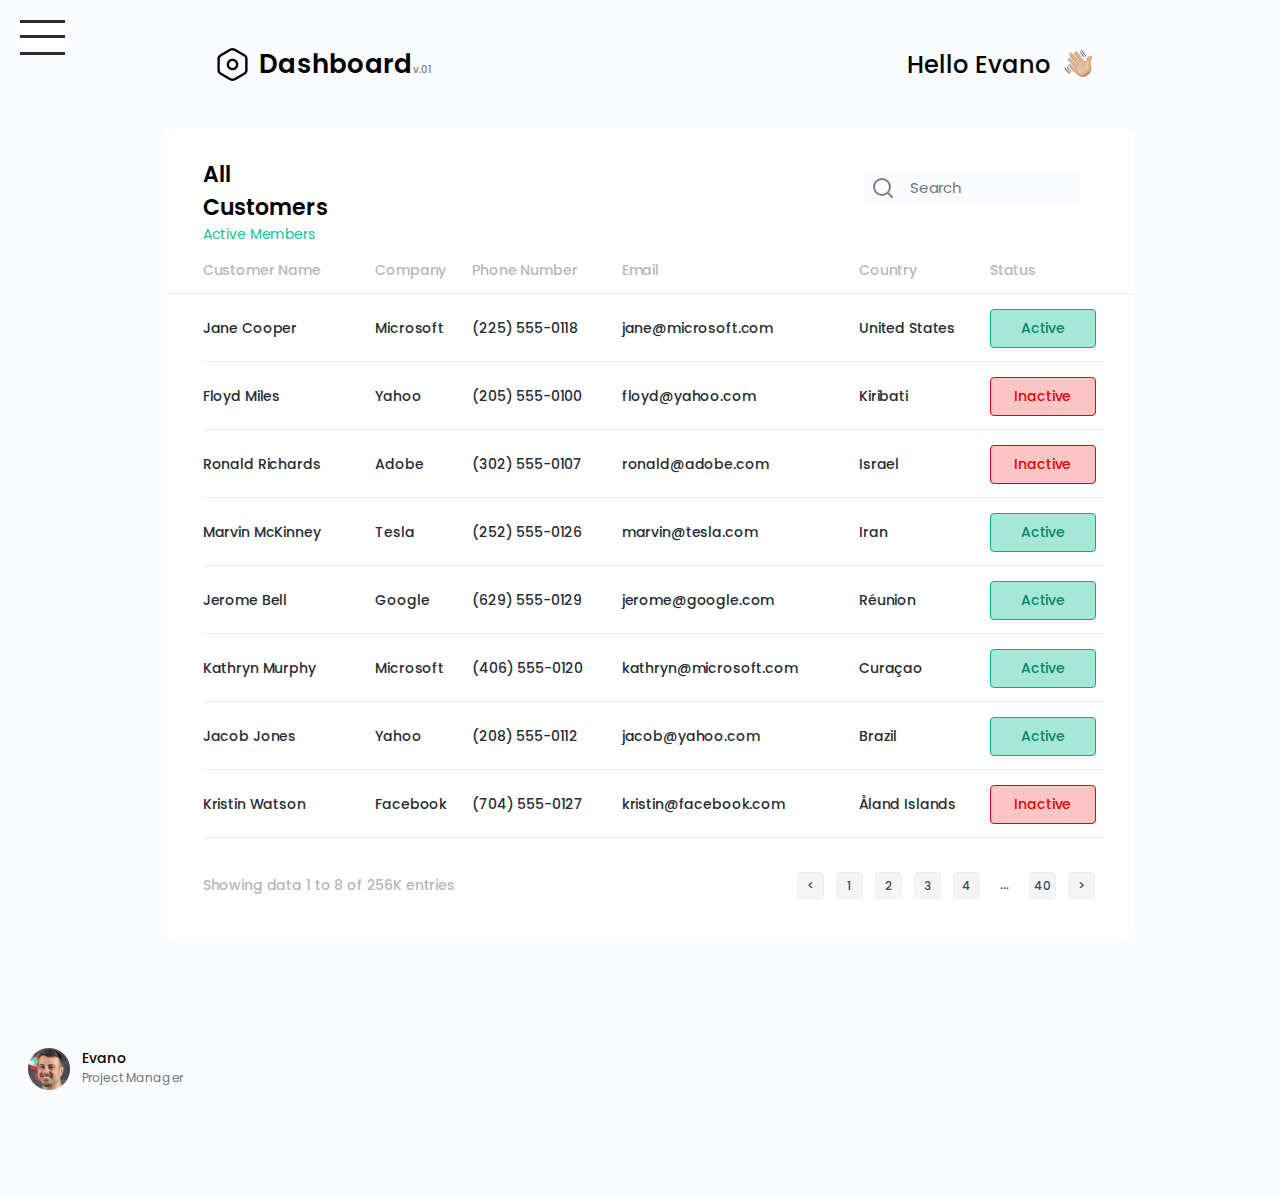
<file: docs/index.html>
<!DOCTYPE html>
<html lang="en">
<head>
   <meta charset="UTF-8">
   <meta http-equiv="X-UA-Compatible" content="IE=edge">
   <meta name="viewport" content="width=device-width, initial-scale=1.0">

   <!-- <link rel=icon href="./assets/img/icons/sprite.svg" sizes="any" type="image/svg+xml"> -->
   <link href="./assets/styles/main-style.min.css" rel="stylesheet" type="text/css">
   <title>CRM-Dashboard-Customers</title>
</head>

<body>


    <div class="conteiner">
        <header class="header">
            <div class="left-column header__left-column">
                <div class="logo">
                    <div class="wrap-img logo__img">
                        <img src="assets/img/setting 1.png" alt="">
                    </div>
                    <h1 class="logo__text">Dashboard</h1>
                    <div class="logo__version">v.01</div>
                </div>
            </div>
            <div class="header__centr-column">
                <div class="hello">
                    <h2>Hello Evano</h2>
                    <img class="wrap-img hello__img" src="assets/img/hello.png" alt="">
                </div>
            </div>
        </header>
        <div class="wrap">
            <aside>
                <nav id="js-nav" class="nav">
                    <ul class="list">
                        <li>
                            <svg class="icon">
                                <use xlink:href="assets/img/icons/sprite.svg#dashboard"></use>
                            </svg>
                            Dashboard
                            <!-- <svg class="chevron-right">
                                <use xlink:href="assets/img/icons/sprite.svg#chevron-right"></use>
                            </svg> -->
                        </li>
                        <li>
                            <svg class="icon">
                                <use xlink:href="assets/img/icons/sprite.svg#product"></use>
                            </svg>
                            Product
                            <svg class="chevron-right">
                                <use xlink:href="assets/img/icons/sprite.svg#chevron-right"></use>
                            </svg>
                        </li>
                        <li>
                            <svg class="icon">
                                <use xlink:href="assets/img/icons/sprite.svg#customers"></use>
                            </svg>
                            Customers
                            <svg class="chevron-right">
                                <use xlink:href="assets/img/icons/sprite.svg#chevron-right"></use>
                            </svg>
                        </li>
                        <li>
                            <svg class="icon">
                                <use xlink:href="assets/img/icons/sprite.svg#income"></use>
                            </svg>
                            Income
                            <svg class="chevron-right">
                                <use xlink:href="assets/img/icons/sprite.svg#chevron-right"></use>
                            </svg>
                        </li>
                        <li>
                            <svg class="icon">
                                <use xlink:href="assets/img/icons/sprite.svg#promote"></use>
                            </svg>
                            Promote
                            <svg class="chevron-right">
                                <use xlink:href="assets/img/icons/sprite.svg#chevron-right"></use>
                            </svg>
                        </li>
                        <li>
                            <svg class="icon">
                                <use xlink:href="assets/img/icons/sprite.svg#help"></use>
                            </svg>
                            Help
                            <svg class="chevron-right">
                                <use xlink:href="assets/img/icons/sprite.svg#chevron-right"></use>
                            </svg>
                        </li>
                    </ul>
                </nav>
                <!-- Hamburger Button -->
                <button id="js-hamburger" class="hamburger" type="button">
                    <span id="js-top-line" class="top-line"></span>
                    <span id="js-center-line" class="center-line"></span>
                    <span id="js-bottom-line" class="bottom-line"></span>
                </button>
                </header>
            </aside>
            <main>
                <section class="main-table">
                    <div class="caption-table">
                        <div class="title">
                            <h2>All Customers</h2>
                            <p>Active Members</p>
                        </div>
                        <search role="search" class="search">
                            <div class="search__icon-wrap">
                                <svg class="search__icon">
                                    <use xlink: href="assets/img/icons/sprite.svg#search"></use>
                                </svg>
                            </div>
                            <form method="get" action="/search">
                                <input type="search" name="search-text" placeholder="Search" />
                            </form>
                        </search>
                    </div>
                    <div class="table">
                        <div class="table__head">
                            <div class="th-cell">Customer Name</div>
                            <div class="th-cell">Company</div>
                            <div class="th-cell">Phone Number</div>
                            <div class="th-cell">Email</div>
                            <div class="th-cell">Country</div>
                            <div class="th-cell">Status</div>
                        </div>
                        <div class="table__body">
                            <div class="table__row">
                                <div class="table__cell">Jane Cooper</div>
                                <div class="table__cell">Microsoft</div>
                                <div class="table__cell">(225) 555-0118</div>
                                <div class="table__cell">jane@microsoft.com</div>
                                <div class="table__cell">United States</div>
                                <div class="table__cell">
                                    <div class="status status-active">active</div>
                                </div>
                            </div>
                            <div class="table__row">
                                <div class="table__cell">Floyd Miles</div>
                                <div class="table__cell">Yahoo</div>
                                <div class="table__cell">(205) 555-0100</div>
                                <div class="table__cell">floyd@yahoo.com</div>
                                <div class="table__cell">Kiribati</div>
                                <div class="table__cell">
                                    <div class="status status-inactive">inactive</div>
                                </div>
                            </div>
                            <div class="table__row">
                                <div class="table__cell">Ronald Richards</div>
                                <div class="table__cell">Adobe</div>
                                <div class="table__cell">(302) 555-0107</div>
                                <div class="table__cell">ronald@adobe.com</div>
                                <div class="table__cell">Israel</div>
                                <div class="table__cell">
                                    <div class="status status-inactive">inactive</div>
                                </div>
                            </div>
                            <div class="table__row">
                                <div class="table__cell">Marvin McKinney</div>
                                <div class="table__cell">Tesla</div>
                                <div class="table__cell">(252) 555-0126</div>
                                <div class="table__cell">marvin@tesla.com</div>
                                <div class="table__cell">Iran</div>
                                <div class="table__cell">
                                    <div class="status status-active">active</div>
                                </div>
                            </div>
                            <div class="table__row">
                                <div class="table__cell">Jerome Bell</div>
                                <div class="table__cell">Google</div>
                                <div class="table__cell">(629) 555-0129</div>
                                <div class="table__cell">jerome@google.com</div>
                                <div class="table__cell">Réunion</div>
                                <div class="table__cell">
                                    <div class="status status-active">active</div>
                                </div>
                            </div>
                            <div class="table__row">
                                <div class="table__cell">Kathryn Murphy</div>
                                <div class="table__cell">Microsoft</div>
                                <div class="table__cell">(406) 555-0120</div>
                                <div class="table__cell">kathryn@microsoft.com</div>
                                <div class="table__cell">Curaçao</div>
                                <div class="table__cell">
                                    <div class="status status-active">active</div>
                                </div>
                            </div>
                            <div class="table__row">
                                <div class="table__cell">Jacob Jones</div>
                                <div class="table__cell">Yahoo</div>
                                <div class="table__cell">(208) 555-0112</div>
                                <div class="table__cell">jacob@yahoo.com</div>
                                <div class="table__cell">Brazil</div>
                                <div class="table__cell">
                                    <div class="status status-active">active</div>
                                </div>
                            </div>
                            <div class="table__row">
                                <div class="table__cell">Kristin Watson</div>
                                <div class="table__cell">Facebook</div>
                                <div class="table__cell">(704) 555-0127</div>
                                <div class="table__cell">kristin@facebook.com</div>
                                <div class="table__cell">Åland Islands</div>
                                <div class="table__cell">
                                    <div class="status status-inactive">inactive</div>
                                </div>
                            </div>
                        </div>
                    </div>
                    <div class="table-footer">
                        <div class="table-footer__left-block">Showing data 1 to 8 of 256K entries</div>
                        <div class="table-footer__right-block">
                            <nav class="pagination">
                                <div class="pagination__button pagination-left">
                                    < </div>
                                        <div class="pagination__button pagination-number">1</div>
                                        <div class="pagination__button pagination-number">2</div>
                                        <div class="pagination__button pagination-number">3</div>
                                        <div class="pagination__button pagination-number">4</div>
                                        <div class="pagination__button pagination__dots">...</div>
                                        <div class="pagination__button pagination-number">40</div>
                                        <div class="pagination__button pagination-right"> > </div>
                            </nav>
                        </div>
                    </div>
                </section>

                <section class="main-table-mobail">
                    <div class="caption-table">
                        <div class="title">
                            <h2>All Customers</h2>
                            <p>Active Members</p>
                        </div>
                        <search role="search" class="search">
                            <div class="search__icon-wrap">
                                <svg class="search__icon">
                                    <use xlink: href="assets/img/icons/sprite.svg#search"></use>
                                </svg>
                            </div>
                            <form method="get" action="/search">
                                <input type="search" name="search-text" placeholder="Search" />
                            </form>
                        </search>
                    </div>

                    <details>
                        <summary>Jane Cooper</summary>
                        <div class="table-cell-mobail">
                            <p>Company</p>
                            <p>Microsoft</p>
                        </div>
                        <div class="table-cell-mobail">
                            <p>Phone Number</p>
                            <p>(225) 555-0118</p>
                        </div>
                        <div class="table-cell-mobail">
                            <p>Email</p>
                            <p>jane@microsoft.com</p>
                        </div>
                        <div class="table-cell-mobail">
                            <p>Country</p>
                            <p>United States</p>
                        </div>
                        <div class="table-cell-mobail">
                            <p>Status</p>
                            <p class="status status-active">Active</p>
                        </div>
                    </details>

                    <details>
                        <summary>Jane Cooper</summary>
                        <div class="table-cell-mobail">
                            <p>Company</p>
                            <p>Microsoft</p>
                        </div>
                        <div class="table-cell-mobail">
                            <p>Phone Number</p>
                            <p>(225) 555-0118</p>
                        </div>
                        <div class="table-cell-mobail">
                            <p>Email</p>
                            <p>jane@microsoft.com</p>
                        </div>
                        <div class="table-cell-mobail">
                            <p>Country</p>
                            <p>United States</p>
                        </div>
                        <div class="table-cell-mobail">
                            <p>Status</p>
                            <p class="status status-active">active</p>
                        </div>
                    </details>

                    <details>
                        <summary>Floyd Miles</summary>
                        <div class="table-cell-mobail">
                            <p>Company</p>
                            <p>Yahoo</p>
                        </div>
                        <div class="table-cell-mobail">
                            <p>Phone Number</p>
                            <p>(205) 555-0100</p>
                        </div>
                        <div class="table-cell-mobail">
                            <p>Email</p>
                            <p>floyd@yahoo.com</p>
                        </div>
                        <div class="table-cell-mobail">
                            <p>Country</p>
                            <p>Kiribati</p>
                        </div>
                        <div class="table-cell-mobail">
                            <p>Status</p>
                            <p class="status status-inactive">inactive</p>
                        </div>
                    </details>

                    <details>
                        <summary>Ronald Richards</summary>
                        <div class="table-cell-mobail">
                            <p>Company</p>
                            <p>Adobe</p>
                        </div>
                        <div class="table-cell-mobail">
                            <p>Phone Number</p>
                            <p>(302) 555-0107</p>
                        </div>
                        <div class="table-cell-mobail">
                            <p>Email</p>
                            <p>ronald@adobe.com</p>
                        </div>
                        <div class="table-cell-mobail">
                            <p>Country</p>
                            <p>Israel</p>
                        </div>
                        <div class="table-cell-mobail">
                            <p>Status</p>
                            <p class="status status-inactive">inactive</p>
                        </div>
                    </details>

                    <details>
                        <summary>Marvin McKinney</summary>
                        <div class="table-cell-mobail">
                            <p>Company</p>
                            <p>Tesla</p>
                        </div>
                        <div class="table-cell-mobail">
                            <p>Phone Number</p>
                            <p>(252) 555-0126</p>
                        </div>
                        <div class="table-cell-mobail">
                            <p>Email</p>
                            <p>marvin@tesla.com</p>
                        </div>
                        <div class="table-cell-mobail">
                            <p>Country</p>
                            <p>Iran</p>
                        </div>
                        <div class="table-cell-mobail">
                            <p>Status</p>
                            <p class="status status-active">active</p>
                        </div>
                    </details>

                    <details>
                        <summary>Jerome Bell</summary>
                        <div class="table-cell-mobail">
                            <p>Company</p>
                            <p>Google</p>
                        </div>
                        <div class="table-cell-mobail">
                            <p>Phone Number</p>
                            <p>(629) 555-0129</p>
                        </div>
                        <div class="table-cell-mobail">
                            <p>Email</p>
                            <p>jerome@google.com</p>
                        </div>
                        <div class="table-cell-mobail">
                            <p>Country</p>
                            <p>Réunion</p>
                        </div>
                        <div class="table-cell-mobail">
                            <p>Status</p>
                            <p class="status status-active">active</p>
                        </div>
                    </details>

                    <details>
                        <summary>Kathryn Murphy</summary>
                        <div class="table-cell-mobail">
                            <p>Company</p>
                            <p>Microsoft</p>
                        </div>
                        <div class="table-cell-mobail">
                            <p>Phone Number</p>
                            <p>(406) 555-0120</p>
                        </div>
                        <div class="table-cell-mobail">
                            <p>Email</p>
                            <p>kathryn@microsoft.com</p>
                        </div>
                        <div class="table-cell-mobail">
                            <p>Country</p>
                            <p>Curaçao</p>
                        </div>
                        <div class="table-cell-mobail">
                            <p>Status</p>
                            <p class="status status-active">active</p>
                        </div>
                    </details>

                    <details>
                        <summary>Jacob Jones</summary>
                        <div class="table-cell-mobail">
                            <p>Company</p>
                            <p>Yahoo</p>
                        </div>
                        <div class="table-cell-mobail">
                            <p>Phone Number</p>
                            <p>(208) 555-0112</p>
                        </div>
                        <div class="table-cell-mobail">
                            <p>Email</p>
                            <p>jacob@yahoo.com</p>
                        </div>
                        <div class="table-cell-mobail">
                            <p>Country</p>
                            <p>Brazil</p>
                        </div>
                        <div class="table-cell-mobail">
                            <p>Status</p>
                            <p class="status status-active">active</p>
                        </div>
                    </details>

                    <details>
                        <summary>Kristin Watson</summary>
                        <div class="table-cell-mobail">
                            <p>Company</p>
                            <p>Facebook</p>
                        </div>
                        <div class="table-cell-mobail">
                            <p>Phone Number</p>
                            <p>(704) 555-0127</p>
                        </div>
                        <div class="table-cell-mobail">
                            <p>Email</p>
                            <p>kristin@facebook.com</p>
                        </div>
                        <div class="table-cell-mobail">
                            <p>Country</p>
                            <p>Åland Islands</p>
                        </div>
                        <div class="table-cell-mobail">
                            <p>Status</p>
                            <p class="status status-inactive">inactive</p>
                        </div>
                    </details>


                </section>
            </main>
        </div>
        <footer>
            <div class="left-column">
                <div class="footer-content">
                    <div class="footer-content__avatar">
                        <div class="wrap-img"><img src="assets/img/Ellipse 8.png" alt=""></div>
                    </div>
                    <div class="footer-content__text">
                        <h5>Evano</h5>
                        <p>Project Manager</p>
                    </div>
                </div>
            </div>
        </footer>
    </div>



    <script src="assets/js/app.main.min.js"></script>

</body>

</html>
</file>
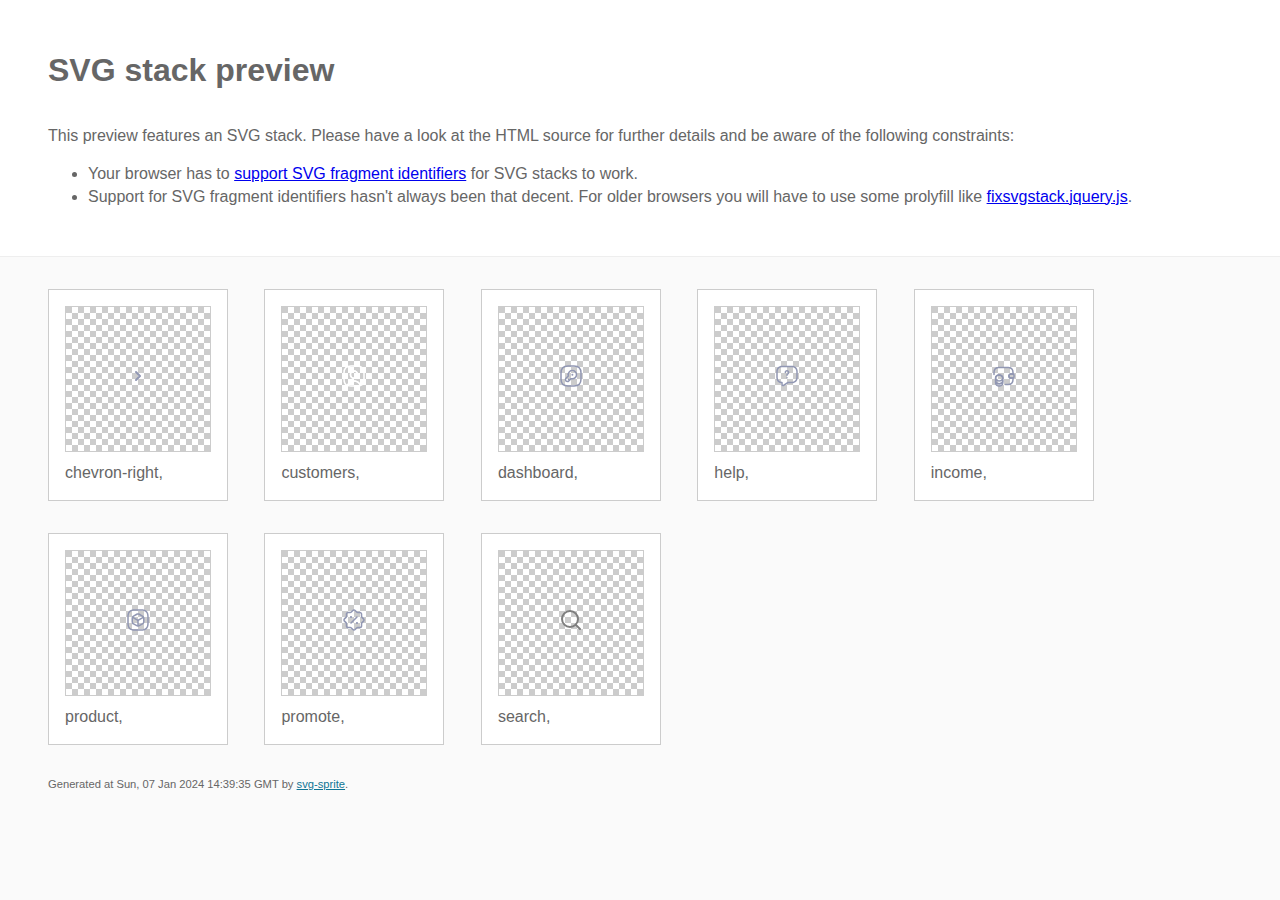
<file: docs/assets/img/icons/stack/sprite.stack.html>
<!doctype html>
<html lang="en">
    <head>
        <meta charset="utf-8">
        <title>SVG stack preview | svg-sprite</title>
        <style>
            body {
                padding: 0;
                margin: 0;
                color: #666;
                background: #fafafa;
                font-family: Arial, Helvetica, sans-serif;
                font-size: 1em;
                line-height: 1.4;
            }

            header {
                display: block;
                padding: 3em 3em 2em;
                background-color: #fff;
            }

            header p {
                margin: 2em 0 0;
            }

            section {
                border-top: 1px solid #eee;
                padding: 2em 3em 0;
            }

            section ul {
                margin: 0;
                padding: 0;
            }

            section li {
                display: inline-block;
                background-color: #fff;
                position: relative;
                margin: 0 2em 2em 0;
                vertical-align: top;
                border: 1px solid #ccc;
                padding: 1em 1em 3em;
                cursor: default;
            }

            .icon-box {
                margin: 0;
                width: 144px;
                height: 144px;
                position: relative;
                background: #ccc url("data:image/svg+xml,%3Csvg xmlns='http://www.w3.org/2000/svg' width='12' height='12'%3E%3Cpath fill='%23fff' d='M6 0h6v6H6zM0 6h6v6H0z'/%3E%3C/svg%3E") top left repeat;
                border: 1px solid #ccc;
                display: table-cell;
                vertical-align: middle;
                text-align: center;
            }

            .icon {
                display: inline-block;
            }

            h1 {
                margin-top: 0;
            }

            h2 {
                margin: 0;
                padding: 0;
                font-size: 1em;
                font-weight: 400;
                white-space: nowrap;
                overflow: hidden;
                text-overflow: ellipsis;
                position: absolute;
                left: 1em;
                right: 1em;
                bottom: 1em;
            }

            footer {
                display: block;
                margin: 0;
                padding: 0 3em 3em;
            }

            footer p {
                margin: 0;
                font-size: .7em;
            }

            footer a {
                color: #0f7595;
                margin-left: 0;
            }
        </style>

<!--
Sprite shape dimensions
====================================================================================================
You will need to set the sprite shape dimensions via CSS when you use them as stack SVGs, otherwise
they would become a huge 100% in size. You may use the following dimension classes for doing so.
They might well be outsourced to an external stylesheet of course.
-->

<style>
 .svg-chevron-right-dims { width: 16px; height: 16px; }
 .svg-customers-dims { width: 24px; height: 24px; }
 .svg-dashboard-dims { width: 24px; height: 24px; }
 .svg-help-dims { width: 24px; height: 24px; }
 .svg-income-dims { width: 24px; height: 24px; }
 .svg-product-dims { width: 24px; height: 24px; }
 .svg-promote-dims { width: 24px; height: 24px; }
 .svg-search-dims { width: 24px; height: 24px; }
</style>

<!--
====================================================================================================
-->

    </head>
    <body>
        <header>
            <h1>SVG stack preview</h1>
            <p>This preview features an SVG stack. Please have a look at the HTML source for further details and be aware of the following constraints:</p>
            <ul>
                <li>Your browser has to <a href="https://caniuse.com/svg-fragment" target="_blank" rel="noopener noreferrer">support SVG fragment identifiers</a> for SVG stacks to work.</li>
                <li>Support for SVG fragment identifiers hasn't always been that decent. For older browsers you will have to use some prolyfill like <a href="https://github.com/preciousforever/SVG-Stacker/blob/master/fixsvgstack.jquery.js" target="_blank" rel="noopener noreferrer">fixsvgstack.jquery.js</a>.</li>
            </ul>
        </header>
        <section>

<!--
SVG stack
====================================================================================================
These SVG images make use of fragment identifiers (IDs) to reference certain portions of the
external sprite. By default, all shapes inside the sprite are hidden by CSS. The `:target` pseudo
selector is used to show the very shape that is referenced by the fragment identifier.
-->

            <ul>

             <li title="chevron-right">
                    <div class="icon-box">
                        <img src="svg/sprite.stack.svg#chevron-right" class="svg-chevron-right-dims" alt="chevron-right">
                    </div>
                    <h2>chevron-right, </h2>
                </li>
             <li title="customers">
                    <div class="icon-box">
                        <img src="svg/sprite.stack.svg#customers" class="svg-customers-dims" alt="customers">
                    </div>
                    <h2>customers, </h2>
                </li>
             <li title="dashboard">
                    <div class="icon-box">
                        <img src="svg/sprite.stack.svg#dashboard" class="svg-dashboard-dims" alt="dashboard">
                    </div>
                    <h2>dashboard, </h2>
                </li>
             <li title="help">
                    <div class="icon-box">
                        <img src="svg/sprite.stack.svg#help" class="svg-help-dims" alt="help">
                    </div>
                    <h2>help, </h2>
                </li>
             <li title="income">
                    <div class="icon-box">
                        <img src="svg/sprite.stack.svg#income" class="svg-income-dims" alt="income">
                    </div>
                    <h2>income, </h2>
                </li>
             <li title="product">
                    <div class="icon-box">
                        <img src="svg/sprite.stack.svg#product" class="svg-product-dims" alt="product">
                    </div>
                    <h2>product, </h2>
                </li>
             <li title="promote">
                    <div class="icon-box">
                        <img src="svg/sprite.stack.svg#promote" class="svg-promote-dims" alt="promote">
                    </div>
                    <h2>promote, </h2>
                </li>
             <li title="search">
                    <div class="icon-box">
                        <img src="svg/sprite.stack.svg#search" class="svg-search-dims" alt="search">
                    </div>
                    <h2>search, </h2>
                </li>
         </ul>

<!--
====================================================================================================
-->

        </section>
        <footer>
            <p>Generated at Sun, 07 Jan 2024 14:39:35 GMT by <a href="https://github.com/svg-sprite/svg-sprite" target="_blank" rel="noopener noreferrer">svg-sprite</a>.</p>
        </footer>
    </body>
</html>
</file>
<file: docs/assets/styles/main-style.min.css>
/*! normalize.css v8.0.1 | MIT License | github.com/necolas/normalize.css */
/* Document
   ========================================================================== */
/**
 * 1. Correct the line height in all browsers.
 * 2. Prevent adjustments of font size after orientation changes in iOS.
 */
html {
  line-height: 1.15;
  /* 1 */
  -webkit-text-size-adjust: 100%;
  /* 2 */
}
/* Sections
   ========================================================================== */
/**
 * Remove the margin in all browsers.
 */
body {
  margin: 0;
}
/**
 * Render the `main` element consistently in IE.
 */
main {
  display: block;
}
/**
 * Correct the font size and margin on `h1` elements within `section` and
 * `article` contexts in Chrome, Firefox, and Safari.
 */
h1 {
  font-size: 2em;
  margin: 0.67em 0;
}
/* Grouping content
   ========================================================================== */
/**
 * 1. Add the correct box sizing in Firefox.
 * 2. Show the overflow in Edge and IE.
 */
hr {
  box-sizing: content-box;
  /* 1 */
  height: 0;
  /* 1 */
  overflow: visible;
  /* 2 */
}
/**
 * 1. Correct the inheritance and scaling of font size in all browsers.
 * 2. Correct the odd `em` font sizing in all browsers.
 */
pre {
  font-family: monospace, monospace;
  /* 1 */
  font-size: 1em;
  /* 2 */
}
/* Text-level semantics
   ========================================================================== */
/**
 * Remove the gray background on active links in IE 10.
 */
a {
  background-color: transparent;
}
/**
 * 1. Remove the bottom border in Chrome 57-
 * 2. Add the correct text decoration in Chrome, Edge, IE, Opera, and Safari.
 */
abbr[title] {
  border-bottom: none;
  /* 1 */
  text-decoration: underline;
  /* 2 */
  text-decoration: underline dotted;
  /* 2 */
}
/**
 * Add the correct font weight in Chrome, Edge, and Safari.
 */
b,
strong {
  font-weight: bolder;
}
/**
 * 1. Correct the inheritance and scaling of font size in all browsers.
 * 2. Correct the odd `em` font sizing in all browsers.
 */
code,
kbd,
samp {
  font-family: monospace, monospace;
  /* 1 */
  font-size: 1em;
  /* 2 */
}
/**
 * Add the correct font size in all browsers.
 */
small {
  font-size: 80%;
}
/**
 * Prevent `sub` and `sup` elements from affecting the line height in
 * all browsers.
 */
sub,
sup {
  font-size: 75%;
  line-height: 0;
  position: relative;
  vertical-align: baseline;
}
sub {
  bottom: -0.25em;
}
sup {
  top: -0.5em;
}
/* Embedded content
   ========================================================================== */
/**
 * Remove the border on images inside links in IE 10.
 */
img {
  border-style: none;
}
/* Forms
   ========================================================================== */
/**
 * 1. Change the font styles in all browsers.
 * 2. Remove the margin in Firefox and Safari.
 */
button,
input,
optgroup,
select,
textarea {
  font-family: inherit;
  /* 1 */
  font-size: 100%;
  /* 1 */
  line-height: 1.15;
  /* 1 */
  margin: 0;
  /* 2 */
}
/**
 * Show the overflow in IE.
 * 1. Show the overflow in Edge.
 */
button,
input {
  /* 1 */
  overflow: visible;
}
/**
 * Remove the inheritance of text transform in Edge, Firefox, and IE.
 * 1. Remove the inheritance of text transform in Firefox.
 */
button,
select {
  /* 1 */
  text-transform: none;
}
/**
 * Correct the inability to style clickable types in iOS and Safari.
 */
button,
[type="button"],
[type="reset"],
[type="submit"] {
  -webkit-appearance: button;
}
/**
 * Remove the inner border and padding in Firefox.
 */
button::-moz-focus-inner,
[type="button"]::-moz-focus-inner,
[type="reset"]::-moz-focus-inner,
[type="submit"]::-moz-focus-inner {
  border-style: none;
  padding: 0;
}
/**
 * Restore the focus styles unset by the previous rule.
 */
button:-moz-focusring,
[type="button"]:-moz-focusring,
[type="reset"]:-moz-focusring,
[type="submit"]:-moz-focusring {
  outline: 1px dotted ButtonText;
}
/**
 * Correct the padding in Firefox.
 */
fieldset {
  padding: 0.35em 0.75em 0.625em;
}
/**
 * 1. Correct the text wrapping in Edge and IE.
 * 2. Correct the color inheritance from `fieldset` elements in IE.
 * 3. Remove the padding so developers are not caught out when they zero out
 *    `fieldset` elements in all browsers.
 */
legend {
  box-sizing: border-box;
  /* 1 */
  color: inherit;
  /* 2 */
  display: table;
  /* 1 */
  max-width: 100%;
  /* 1 */
  padding: 0;
  /* 3 */
  white-space: normal;
  /* 1 */
}
/**
 * Add the correct vertical alignment in Chrome, Firefox, and Opera.
 */
progress {
  vertical-align: baseline;
}
/**
 * Remove the default vertical scrollbar in IE 10+.
 */
textarea {
  overflow: auto;
}
/**
 * 1. Add the correct box sizing in IE 10.
 * 2. Remove the padding in IE 10.
 */
[type="checkbox"],
[type="radio"] {
  box-sizing: border-box;
  /* 1 */
  padding: 0;
  /* 2 */
}
/**
 * Correct the cursor style of increment and decrement buttons in Chrome.
 */
[type="number"]::-webkit-inner-spin-button,
[type="number"]::-webkit-outer-spin-button {
  height: auto;
}
/**
 * 1. Correct the odd appearance in Chrome and Safari.
 * 2. Correct the outline style in Safari.
 */
[type="search"] {
  -webkit-appearance: textfield;
  /* 1 */
  outline-offset: -2px;
  /* 2 */
}
/**
 * Remove the inner padding in Chrome and Safari on macOS.
 */
[type="search"]::-webkit-search-decoration {
  -webkit-appearance: none;
}
/**
 * 1. Correct the inability to style clickable types in iOS and Safari.
 * 2. Change font properties to `inherit` in Safari.
 */
::-webkit-file-upload-button {
  -webkit-appearance: button;
  /* 1 */
  font: inherit;
  /* 2 */
}
/* Interactive
   ========================================================================== */
/*
 * Add the correct display in Edge, IE 10+, and Firefox.
 */
details {
  display: block;
}
/*
 * Add the correct display in all browsers.
 */
summary {
  display: list-item;
}
/* Misc
   ========================================================================== */
/**
 * Add the correct display in IE 10+.
 */
template {
  display: none;
}
/**
 * Add the correct display in IE 10.
 */
[hidden] {
  display: none;
}
@font-face {
  font-family: "Poppins";
  font-display: swap;
  src: url("../fonts/Poppins-Regular.woff2") format("woff2"), url("../fonts/Poppins-Regular.woff") format("woff");
  font-weight: 400;
  font-style: normal;
}
@font-face {
  font-family: "Poppins";
  font-display: swap;
  src: url("../fonts/Poppins-Medium.woff2") format("woff2"), url("../fonts/Poppins-Medium.woff") format("woff");
  font-weight: 500;
  font-style: normal;
}
@font-face {
  font-family: "Poppins";
  font-display: swap;
  src: url("../fonts/Poppins-SemiBold.woff2") format("woff2"), url("../fonts/Poppins-SemiBold.woff") format("woff");
  font-weight: 600;
  font-style: normal;
}
body {
  background-color: #000000;
}
.conteiner {
  max-width: 1440px;
  margin: 0 auto;
  padding-left: 0px;
  padding-right: 0px;
  display: flex;
  flex-direction: column;
  height: 1198px;
  background-color: #FAFBFF;
  font-family: Poppins;
}
@media screen and (max-width: 920px) {
  .conteiner {
    padding-left: 15px;
    padding-right: 15px;
  }
}
@media screen and (max-width: 420px) {
  .conteiner {
    padding-left: 5px;
    padding-right: 5px;
  }
}
.wrap-img {
  position: relative;
  overflow: hidden;
  min-height: 10px;
  min-width: 10px;
}
.wrap-img img {
  width: 100%;
  height: 100%;
  object-fit: cover;
  object-position: center;
  position: absolute;
  top: 0;
  left: 0;
}
.icon {
  width: 24px;
  height: 24px;
  margin-right: 14px;
  stroke: #9197B3;
  stroke-width: 1.5;
  fill: #9197B3;
}
.left-column {
  height: 100%;
  width: 278px;
  display: flex;
  align-items: center;
  justify-content: flex-end;
  background-color: #ffffff;
}
@media screen and (max-width: 1300px) {
  .left-column {
    background-color: #FAFBFF;
  }
}
.header {
  min-height: 128px;
  width: 100%;
  display: flex;
}
@media screen and (max-width: 680px) {
  .header {
    padding: 0px 20px 0px 0px;
  }
}
@media screen and (max-width: 570px) {
  .header {
    flex-direction: column;
    padding: 0px;
    align-items: center;
    margin-bottom: 40px;
  }
}
@media screen and (max-width: 770px) {
  .header__left-column {
    padding-left: 90px;
    flex-shrink: 1;
  }
}
.header__left-column .logo {
  display: flex;
  align-items: center;
  width: 250px;
}
.header__left-column .logo__img {
  height: 37px;
  width: 37px;
}
.header__left-column .logo__text {
  height: 39px;
  width: 150px;
  margin-left: 8px;
  color: #000000;
  font-size: 26px;
  font-style: normal;
  font-weight: 600;
  line-height: normal;
  letter-spacing: 0.26px;
}
.header__left-column .logo__version {
  width: 18px;
  height: 15px;
  color: #838383;
  margin: 0px 0px -10px 4px;
  font-size: 10px;
  font-style: normal;
  font-weight: 500;
  line-height: normal;
  letter-spacing: -0.1px;
}
@media screen and (max-width: 1300px) {
  .header__left-column .logo {
    margin: 0px 0px 0px 0px;
  }
}
.header__centr-column {
  flex-grow: 1;
  display: flex;
  align-items: center;
}
@media screen and (max-width: 1300px) {
  .header__centr-column {
    flex-grow: 0;
  }
}
.header__centr-column .hello {
  height: 36px;
  width: 187px;
  margin-left: 71px;
  display: flex;
  justify-content: space-between;
  align-items: center;
}
.header__centr-column .hello h2 {
  color: #000000;
  font-size: 24px;
  font-style: normal;
  font-weight: 500;
  line-height: normal;
}
.header__centr-column .hello__img {
  height: 30px;
  width: 30px;
}
@media screen and (max-width: 1300px) {
  .header {
    justify-content: space-around;
  }
}
.wrap {
  display: flex;
  flex-wrap: wrap;
  margin-left: -17.5px;
  margin-right: -17.5px;
  height: 100%;
  flex-wrap: nowrap;
}
@media screen and (max-width: 420px) {
  .wrap {
    margin-left: -5px;
    margin-right: -5px;
  }
}
aside {
  box-sizing: border-box;
  word-wrap: break-word;
  margin-left: 17.5px;
  margin-right: 17.5px;
  width: 278px;
  margin-right: 0px;
  height: 100%;
  background-color: #ffffff;
}
@media screen and (max-width: 420px) {
  aside {
    margin-left: 5px;
    margin-right: 5px;
  }
}
aside nav .chevron-right {
  width: 16px;
  height: 16px;
  stroke: #9197B3;
  position: absolute;
  right: 8px;
}
aside nav .list {
  list-style-type: none;
  display: flex;
  flex-direction: column;
  row-gap: 30px;
  align-items: flex-end;
}
aside nav .list li {
  color: #9197B3;
  font-size: 14px;
  font-style: normal;
  line-height: normal;
  font-weight: 500;
  letter-spacing: -0.14px;
  width: 250px;
  height: 46px;
  padding: 0px 0px 0px 12px;
  position: relative;
  display: flex;
  align-items: center;
  background-color: #ffffff;
}
aside nav .list li:hover {
  border-radius: 8px;
  background: #5932EA;
  color: #ffffff;
}
aside nav .list li:hover .icon,
aside nav .list li:hover .chevron-right {
  stroke: #ffffff;
  fill: #ffffff;
}
aside .hamburger {
  opacity: 0;
}
@media screen and (max-width: 1300px) {
  aside {
    width: 0px;
  }
  aside .nav {
    background: #ffffff;
    position: fixed;
    top: 128px;
    left: 0;
    width: 278px;
    height: 1070px;
    transition: transform 0.7s, opacity 1s;
    transform: translateX(-100%);
    opacity: 0;
    z-index: 5;
  }
  aside .nav.show {
    transform: translateX(0%);
    opacity: 1;
  }
  aside .hamburger {
    opacity: 1;
    position: relative;
    margin-left: auto;
    width: 45px;
    height: 35px;
    z-index: 6;
    top: -108px;
    left: 20px;
    border: none;
    background-color: #ffffff;
    cursor: pointer;
  }
  aside .hamburger span {
    position: absolute;
    left: 0;
    background: #292D32;
    width: inherit;
    height: 3px;
    transition: transform 0.5s, opacity 0.5s;
  }
  aside .top-line {
    top: 0px;
  }
  aside .center-line {
    top: 15px;
  }
  aside .bottom-line {
    bottom: 0px;
  }
  aside .top-line.active {
    transform: translateY(15px) rotate(45deg);
  }
  aside .center-line.active {
    opacity: 0;
  }
  aside .bottom-line.active {
    transform: translateY(-15px) rotate(-45deg);
  }
}
main {
  width: 968px;
  margin-left: 71px;
  height: 100%;
  background-color: #ffffff;
  border-radius: 10px;
}
@media screen and (max-width: 1300px) {
  main {
    margin: 0 auto;
  }
}
@media screen and (max-width: 970px) {
  main {
    margin: 0 20px;
  }
}
@media screen and (max-width: 650px) {
  .main-table {
    display: none;
  }
}
.caption-table {
  display: flex;
  justify-content: space-between;
  align-items: center;
  min-height: 119px;
  padding: 0px 53px 0px 38px;
}
@media screen and (max-width: 570px) {
  .caption-table {
    flex-direction: column;
    padding: 0px;
    margin-bottom: 20px;
  }
}
.caption-table .title {
  width: 155px;
  height: 60px;
  display: flex;
  flex-direction: column;
  justify-content: space-between;
  align-items: flex-start;
}
.caption-table .title h2 {
  color: #000000;
  font-size: 22px;
  font-style: normal;
  font-weight: 600;
  line-height: normal;
  letter-spacing: -0.22px;
  margin: 0px 0px 0px 0px;
}
.caption-table .title p {
  color: #16C098;
  font-size: 14px;
  font-style: normal;
  font-weight: 400;
  line-height: normal;
  letter-spacing: -0.14px;
  margin: 0px 0px 0px 0px;
}
@media screen and (max-width: 570px) {
  .caption-table .title {
    order: 2;
    align-items: center;
  }
}
.caption-table .search {
  width: 216px;
  height: 38px;
  border-radius: 10px;
  background: #FAFBFF;
  display: flex;
  justify-content: space-between;
  align-items: center;
  cursor: pointer;
}
.caption-table .search__icon-wrap {
  height: 38px;
  width: 38px;
  position: relative;
}
.caption-table .search__icon {
  width: 24px;
  height: 24px;
  position: absolute;
  top: 50%;
  left: 50%;
  transform: translate(-50%, -50%);
}
.caption-table .search form {
  height: inherit;
}
.caption-table .search form input {
  color: #B5B7C0;
  font-size: 15px;
  font-style: normal;
  font-weight: 300;
  line-height: normal;
  letter-spacing: -0.12px;
  height: 100%;
  width: 172px;
  border: none;
  border-radius: 10px;
  background: #FAFBFF;
}
.caption-table .search form input:focus-visible {
  outline: none;
}
@media screen and (max-width: 570px) {
  .caption-table .search {
    order: 1;
    margin-bottom: 30px;
    border: 1px solid #c4c2c2;
  }
}
.table {
  display: table;
  width: 100%;
  border-collapse: collapse;
}
.table__head {
  display: table-header-group;
}
.table__head .th-cell {
  color: #B5B7C0;
  font-size: 14px;
  font-style: normal;
  font-weight: 500;
  line-height: normal;
  letter-spacing: -0.14px;
  display: table-cell;
  height: 46px;
  vertical-align: middle;
  border-bottom: 1px solid #eeeeee;
}
@media screen and (max-width: 800px) {
  .table__head .th-cell {
    padding: 10px;
  }
}
.table__head .th-cell:first-child {
  padding-left: 38px;
}
.table__body {
  display: table-row-group;
}
.table__cell {
  color: #292D32;
  font-size: 14px;
  font-style: normal;
  font-weight: 500;
  line-height: normal;
  letter-spacing: -0.14px;
  display: table-cell;
  height: 68px;
  vertical-align: middle;
  position: relative;
}
.table__cell:first-child {
  padding: 0px 0px 0px 38px;
}
.table__cell::after {
  content: '';
  position: absolute;
  bottom: 0;
  left: 0;
  width: 100%;
  height: 1px;
  border-bottom: 1px solid #eeeeee;
}
.table__cell:first-child::after {
  left: 38px;
}
.table__cell:last-child::after {
  width: 80%;
}
.table__row {
  display: table-row;
}
.table-footer {
  color: #B5B7C0;
  font-size: 14px;
  font-style: normal;
  font-weight: 500;
  line-height: normal;
  letter-spacing: -0.14px;
  height: 95px;
  display: flex;
  align-items: center;
  justify-content: space-between;
}
.table-footer__left-block {
  padding-left: 38px;
}
.table-footer__right-block {
  padding-right: 38px;
}
.status {
  font-size: 14px;
  font-style: normal;
  font-weight: 500;
  line-height: normal;
  letter-spacing: -0.14px;
  width: 80px;
  height: 29px;
  padding: 4px 12px;
  text-transform: capitalize;
  border-radius: 4px;
  display: flex;
  align-items: center;
  justify-content: center;
}
@media screen and (max-width: 800px) {
  .status {
    width: 50px;
  }
}
.status-active {
  color: #008767;
  border: 1px solid #00B087;
  background: rgba(22, 192, 152, 0.38);
}
.status-inactive {
  color: #DF0404;
  border: 1px solid #DF0404;
  background: #FFC5C5;
}
.pagination {
  display: flex;
  column-gap: 12px;
  justify-content: end;
}
.pagination__button {
  height: 25px;
  width: 25px;
  border-radius: 4px;
  border: 1px solid #eeeeee;
  background: #F5F5F5;
  color: #404B52;
  cursor: pointer;
  font-size: 12px;
  font-style: normal;
  font-weight: 500;
  line-height: 100%;
  letter-spacing: -0.12px;
  display: flex;
  align-items: center;
  justify-content: center;
}
.pagination__dots {
  border: none;
  background: none;
}
.pagination .pagination-left,
.pagination .pagination-right {
  color: #404B52;
  font-size: 12px;
  font-style: normal;
  font-weight: 500;
  line-height: 100%;
  letter-spacing: -0.12px;
  display: flex;
  justify-content: center;
  align-items: center;
}
.main-table-mobail {
  display: none;
}
@media screen and (max-width: 650px) {
  .main-table-mobail {
    display: block;
  }
  .main-table-mobail summary {
    color: #292D32;
    font-size: 25px;
    font-style: normal;
    font-weight: 500;
    line-height: normal;
    letter-spacing: -0.14px;
  }
}
.main-table-mobail .table-cell-mobail {
  font-size: 20px;
  font-style: normal;
  font-weight: 500;
  line-height: normal;
  letter-spacing: -0.14px;
  display: flex;
  flex-wrap: wrap;
  margin-left: 30px;
  border-bottom: 1px solid #eeeeee;
}
@media screen and (max-width: 500px) {
  .main-table-mobail .table-cell-mobail {
    flex-direction: column;
  }
}
.main-table-mobail .table-cell-mobail p:first-child {
  color: #B5B7C0;
  width: 150px;
}
@media screen and (max-width: 500px) {
  .main-table-mobail .table-cell-mobail p:first-child {
    margin: 0px 0px 0px 0px;
  }
}
.main-table-mobail .table-cell-mobail p:last-child {
  color: #292D32;
  margin-left: 50px;
}
@media screen and (max-width: 500px) {
  .main-table-mobail .table-cell-mobail p:last-child {
    margin: 0px 0px 20px 0px;
  }
}
footer {
  min-height: 258px;
  width: 100%;
}
footer .footer-content {
  width: 250px;
  display: flex;
  column-gap: 12px;
}
footer .footer-content__avatar {
  width: 42px;
  height: 42px;
  border-radius: 50%;
}
footer .footer-content__avatar .wrap-img {
  width: 42px;
  height: 42px;
}
footer .footer-content__text h5 {
  color: #000000;
  font-size: 14px;
  font-style: normal;
  font-weight: 500;
  line-height: normal;
  letter-spacing: 0.14px;
  margin: 0px 0px 0px 0px;
}
footer .footer-content__text p {
  color: #757575;
  font-size: 12px;
  font-style: normal;
  font-weight: 200;
  line-height: normal;
  letter-spacing: 0.12px;
  margin: 0px 0px 0px 0px;
}
</file>
